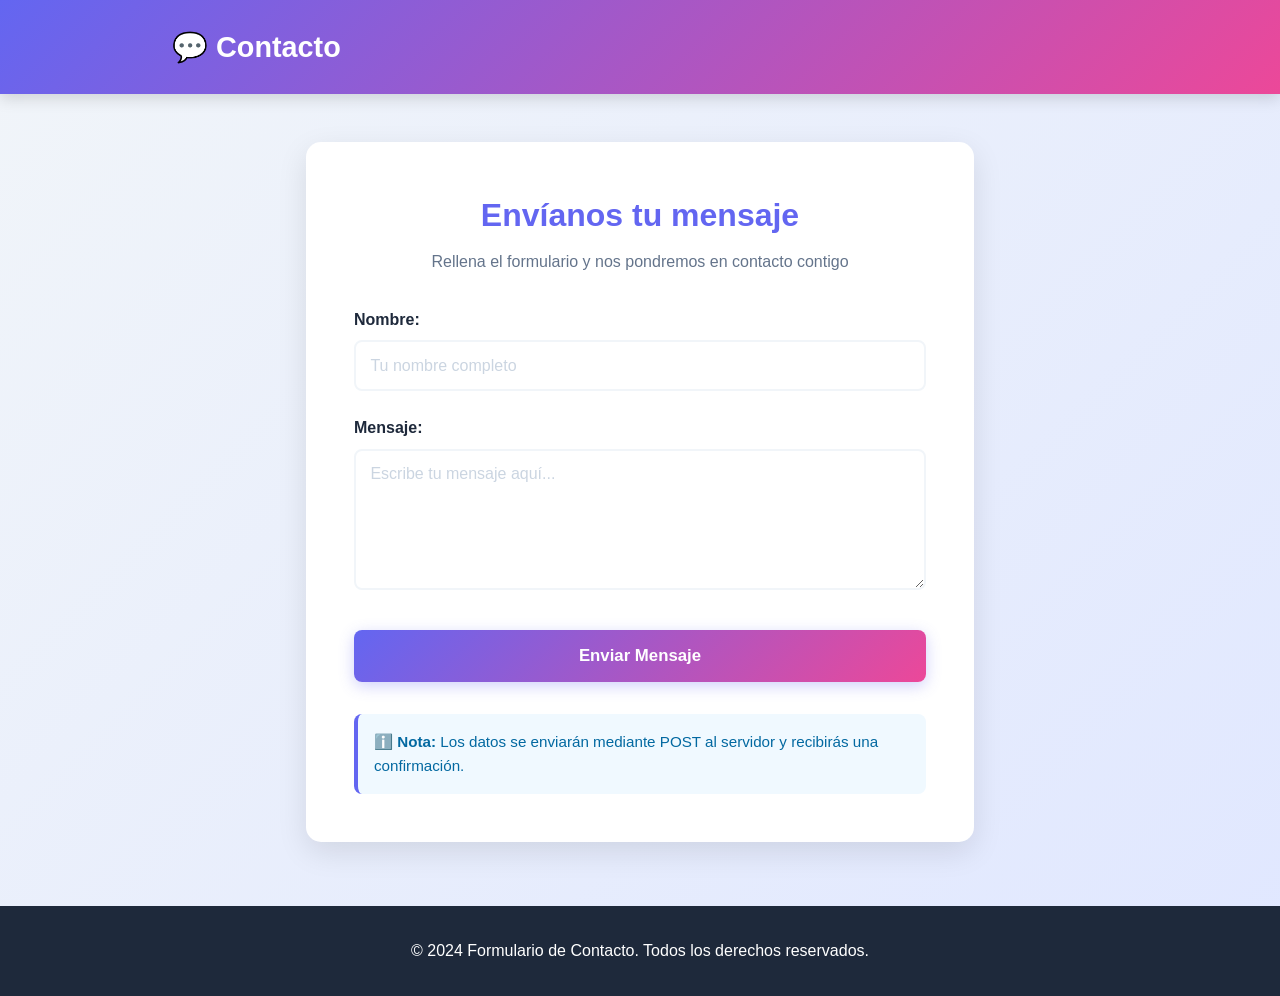
<file: public/index.html>
<!DOCTYPE html>
<html lang="es">
<head>
    <meta charset="UTF-8">
    <meta name="viewport" content="width=device-width, initial-scale=1.0">
    <title>Formulario de Contacto</title>
    <link rel="stylesheet" href="styles.css">
</head>
<body>
    <nav class="navbar">
        <div class="nav-content">
            <h1 class="logo">💬 Contacto</h1>
        </div>
    </nav>

    <main class="container">
        <section class="form-section">
            <h2>Envíanos tu mensaje</h2>
            <p class="subtitle">Rellena el formulario y nos pondremos en contacto contigo</p>

            <!-- Formulario que envía POST a /contacto -->
            <form action="/contacto" method="POST" class="contact-form">
                <div class="form-group">
                    <label for="nombre">Nombre:</label>
                    <input 
                        type="text" 
                        id="nombre" 
                        name="nombre" 
                        placeholder="Tu nombre completo" 
                        required>
                </div>

                <div class="form-group">
                    <label for="mensaje">Mensaje:</label>
                    <textarea 
                        id="mensaje" 
                        name="mensaje" 
                        placeholder="Escribe tu mensaje aquí..." 
                        rows="6" 
                        required></textarea>
                </div>

                <button type="submit" class="btn-submit">Enviar Mensaje</button>
            </form>

            <div class="info-box">
                <p><strong>ℹ️ Nota:</strong> Los datos se enviarán mediante POST al servidor y recibirás una confirmación.</p>
            </div>
        </section>
    </main>

    <footer class="footer">
        <p>&copy; 2024 Formulario de Contacto. Todos los derechos reservados.</p>
    </footer>
</body>
</html>
</file>
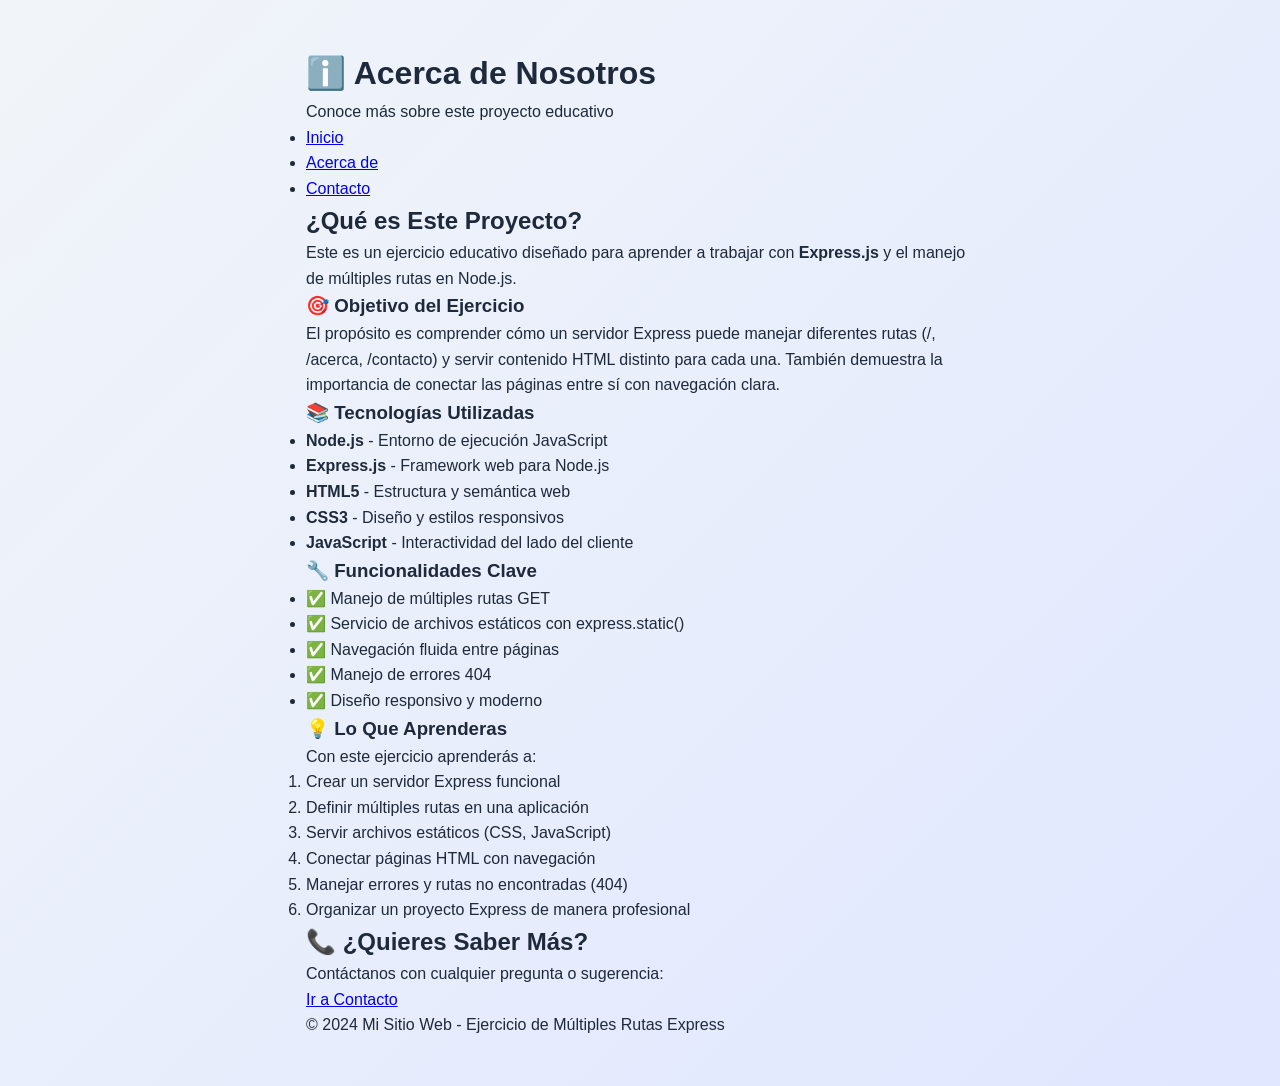
<file: public/acerca.html>
<!DOCTYPE html>
<html lang="es">
<head>
    <meta charset="UTF-8">
    <meta name="viewport" content="width=device-width, initial-scale=1.0">
    <title>Acerca de - Mi Sitio Web</title>
    <link rel="stylesheet" href="styles.css">
</head>
<body>
    <div class="container">
        <header>
            <h1>ℹ️ Acerca de Nosotros</h1>
            <p>Conoce más sobre este proyecto educativo</p>
        </header>

        <nav>
            <ul>
                <li><a href="/">Inicio</a></li>
                <li><a href="/acerca" class="active">Acerca de</a></li>
                <li><a href="/contacto">Contacto</a></li>
            </ul>
        </nav>

        <main>
            <section class="about-hero">
                <h2>¿Qué es Este Proyecto?</h2>
                <p>
                    Este es un ejercicio educativo diseñado para aprender a trabajar con 
                    <strong>Express.js</strong> y el manejo de múltiples rutas en Node.js.
                </p>
            </section>

            <section class="about-content">
                <div class="about-item">
                    <h3>🎯 Objetivo del Ejercicio</h3>
                    <p>
                        El propósito es comprender cómo un servidor Express puede manejar diferentes 
                        rutas (/, /acerca, /contacto) y servir contenido HTML distinto para cada una. 
                        También demuestra la importancia de conectar las páginas entre sí con navegación clara.
                    </p>
                </div>

                <div class="about-item">
                    <h3>📚 Tecnologías Utilizadas</h3>
                    <ul>
                        <li><strong>Node.js</strong> - Entorno de ejecución JavaScript</li>
                        <li><strong>Express.js</strong> - Framework web para Node.js</li>
                        <li><strong>HTML5</strong> - Estructura y semántica web</li>
                        <li><strong>CSS3</strong> - Diseño y estilos responsivos</li>
                        <li><strong>JavaScript</strong> - Interactividad del lado del cliente</li>
                    </ul>
                </div>

                <div class="about-item">
                    <h3>🔧 Funcionalidades Clave</h3>
                    <ul>
                        <li>✅ Manejo de múltiples rutas GET</li>
                        <li>✅ Servicio de archivos estáticos con express.static()</li>
                        <li>✅ Navegación fluida entre páginas</li>
                        <li>✅ Manejo de errores 404</li>
                        <li>✅ Diseño responsivo y moderno</li>
                    </ul>
                </div>

                <div class="about-item">
                    <h3>💡 Lo Que Aprenderas</h3>
                    <p>
                        Con este ejercicio aprenderás a:
                    </p>
                    <ol>
                        <li>Crear un servidor Express funcional</li>
                        <li>Definir múltiples rutas en una aplicación</li>
                        <li>Servir archivos estáticos (CSS, JavaScript)</li>
                        <li>Conectar páginas HTML con navegación</li>
                        <li>Manejar errores y rutas no encontradas (404)</li>
                        <li>Organizar un proyecto Express de manera profesional</li>
                    </ol>
                </div>
            </section>

            <section class="cta">
                <h2>📞 ¿Quieres Saber Más?</h2>
                <p>Contáctanos con cualquier pregunta o sugerencia:</p>
                <a href="/contacto" class="btn btn-primary">Ir a Contacto</a>
            </section>
        </main>

        <footer>
            <p>&copy; 2024 Mi Sitio Web - Ejercicio de Múltiples Rutas Express</p>
        </footer>
    </div>

    <script src="script.js"></script>
</body>
</html>
</file>
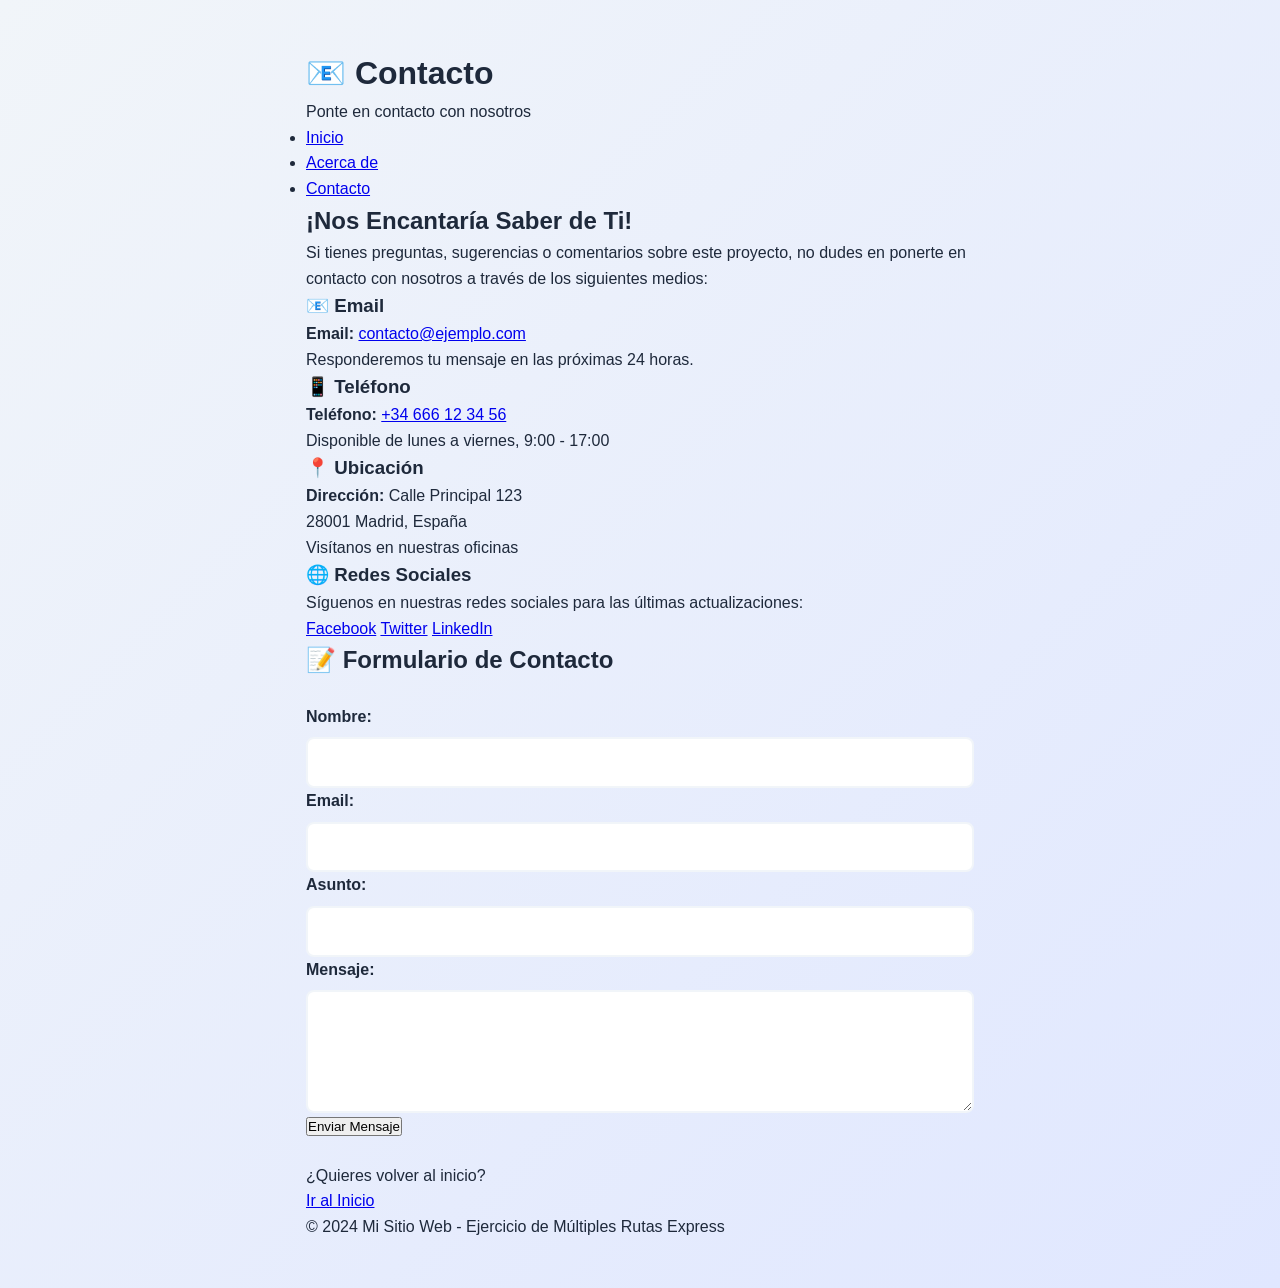
<file: public/contacto.html>
<!DOCTYPE html>
<html lang="es">
<head>
    <meta charset="UTF-8">
    <meta name="viewport" content="width=device-width, initial-scale=1.0">
    <title>Contacto - Mi Sitio Web</title>
    <link rel="stylesheet" href="styles.css">
</head>
<body>
    <div class="container">
        <header>
            <h1>📧 Contacto</h1>
            <p>Ponte en contacto con nosotros</p>
        </header>

        <nav>
            <ul>
                <li><a href="/">Inicio</a></li>
                <li><a href="/acerca">Acerca de</a></li>
                <li><a href="/contacto" class="active">Contacto</a></li>
            </ul>
        </nav>

        <main>
            <section class="contact-intro">
                <h2>¡Nos Encantaría Saber de Ti!</h2>
                <p>
                    Si tienes preguntas, sugerencias o comentarios sobre este proyecto, 
                    no dudes en ponerte en contacto con nosotros a través de los siguientes medios:
                </p>
            </section>

            <section class="contact-methods">
                <div class="contact-card">
                    <h3>📧 Email</h3>
                    <p>
                        <strong>Email:</strong> <a href="mailto:contacto@ejemplo.com">contacto@ejemplo.com</a>
                    </p>
                    <p>Responderemos tu mensaje en las próximas 24 horas.</p>
                </div>

                <div class="contact-card">
                    <h3>📱 Teléfono</h3>
                    <p>
                        <strong>Teléfono:</strong> <a href="tel:+34666123456">+34 666 12 34 56</a>
                    </p>
                    <p>Disponible de lunes a viernes, 9:00 - 17:00</p>
                </div>

                <div class="contact-card">
                    <h3>📍 Ubicación</h3>
                    <p>
                        <strong>Dirección:</strong> Calle Principal 123<br>
                        28001 Madrid, España
                    </p>
                    <p>Visítanos en nuestras oficinas</p>
                </div>

                <div class="contact-card">
                    <h3>🌐 Redes Sociales</h3>
                    <p>
                        Síguenos en nuestras redes sociales para las últimas actualizaciones:
                    </p>
                    <div class="social-links">
                        <a href="#" class="social-btn">Facebook</a>
                        <a href="#" class="social-btn">Twitter</a>
                        <a href="#" class="social-btn">LinkedIn</a>
                    </div>
                </p>
            </section>

            <section class="contact-form">
                <h2>📝 Formulario de Contacto</h2>
                <form id="contactForm">
                    <div class="form-group">
                        <label for="nombre">Nombre:</label>
                        <input type="text" id="nombre" name="nombre" required>
                    </div>

                    <div class="form-group">
                        <label for="email">Email:</label>
                        <input type="email" id="email" name="email" required>
                    </div>

                    <div class="form-group">
                        <label for="asunto">Asunto:</label>
                        <input type="text" id="asunto" name="asunto" required>
                    </div>

                    <div class="form-group">
                        <label for="mensaje">Mensaje:</label>
                        <textarea id="mensaje" name="mensaje" rows="5" required></textarea>
                    </div>

                    <button type="submit" class="btn btn-primary">Enviar Mensaje</button>
                </form>
                <p id="formMessage" class="form-message"></p>
            </section>

            <section class="back-to-home">
                <p>¿Quieres volver al inicio?</p>
                <a href="/" class="btn btn-secondary">Ir al Inicio</a>
            </section>
        </main>

        <footer>
            <p>&copy; 2024 Mi Sitio Web - Ejercicio de Múltiples Rutas Express</p>
        </footer>
    </div>

    <script src="script.js"></script>
</body>
</html>
</file>
<file: public/styles.css>
/* ==================== RESET Y VARIABLES ==================== */
* {
    margin: 0;
    padding: 0;
    box-sizing: border-box;
}

:root {
    --color-primary: #6366f1;
    --color-secondary: #ec4899;
    --color-dark: #1e293b;
    --color-light: #f1f5f9;
    --color-white: #ffffff;
    --color-gray: #64748b;
    --color-success: #10b981;
    --color-error: #e11d48;
    --font-family: 'Segoe UI', Tahoma, Geneva, Verdana, sans-serif;
    --transition: all 0.3s ease;
}

html {
    scroll-behavior: smooth;
}

body {
    font-family: var(--font-family);
    color: var(--color-dark);
    line-height: 1.6;
    background: linear-gradient(135deg, #f1f5f9 0%, #e0e7ff 100%);
    min-height: 100vh;
}

/* ==================== NAVBAR ==================== */
.navbar {
    background: linear-gradient(135deg, var(--color-primary) 0%, var(--color-secondary) 100%);
    padding: 1.5rem 0;
    box-shadow: 0 4px 15px rgba(0, 0, 0, 0.15);
}

.nav-content {
    max-width: 1000px;
    margin: 0 auto;
    padding: 0 2rem;
}

.logo {
    color: var(--color-white);
    font-size: 1.8rem;
    font-weight: bold;
}

/* ==================== MAIN CONTAINER ==================== */
.container {
    max-width: 700px;
    margin: 3rem auto;
    padding: 0 1rem;
}

.form-section {
    background: var(--color-white);
    padding: 3rem;
    border-radius: 15px;
    box-shadow: 0 10px 30px rgba(0, 0, 0, 0.1);
}

.form-section h2 {
    font-size: 2rem;
    color: var(--color-primary);
    margin-bottom: 0.5rem;
    text-align: center;
}

.subtitle {
    text-align: center;
    color: var(--color-gray);
    margin-bottom: 2rem;
    font-size: 1rem;
}

/* ==================== FORMULARIO ==================== */
.contact-form {
    display: flex;
    flex-direction: column;
    gap: 1.5rem;
}

.form-group {
    display: flex;
    flex-direction: column;
}

.form-group label {
    font-weight: 600;
    color: var(--color-dark);
    margin-bottom: 0.5rem;
    font-size: 1rem;
}

.form-group input,
.form-group textarea {
    padding: 0.9rem;
    border: 2px solid var(--color-light);
    border-radius: 8px;
    font-family: var(--font-family);
    font-size: 1rem;
    color: var(--color-dark);
    background-color: var(--color-white);
    transition: var(--transition);
}

.form-group input::placeholder,
.form-group textarea::placeholder {
    color: #cbd5e1;
}

.form-group input:focus,
.form-group textarea:focus {
    outline: none;
    border-color: var(--color-primary);
    box-shadow: 0 0 0 3px rgba(99, 102, 241, 0.1);
    background-color: #f8fafc;
}

/* ==================== BOTÓN SUBMIT ==================== */
.btn-submit {
    padding: 1rem;
    background: linear-gradient(135deg, var(--color-primary) 0%, var(--color-secondary) 100%);
    color: var(--color-white);
    border: none;
    border-radius: 8px;
    font-size: 1.05rem;
    font-weight: 600;
    cursor: pointer;
    transition: var(--transition);
    box-shadow: 0 4px 15px rgba(99, 102, 241, 0.3);
    margin-top: 1rem;
}

.btn-submit:hover {
    transform: translateY(-2px);
    box-shadow: 0 6px 20px rgba(99, 102, 241, 0.4);
}

.btn-submit:active {
    transform: translateY(0);
}

/* ==================== INFO BOX ==================== */
.info-box {
    background: #f0f9ff;
    border-left: 4px solid var(--color-primary);
    padding: 1rem;
    border-radius: 8px;
    margin-top: 2rem;
    color: #0369a1;
    font-size: 0.95rem;
}

/* ==================== FOOTER ==================== */
.footer {
    background: var(--color-dark);
    color: var(--color-white);
    text-align: center;
    padding: 2rem;
    margin-top: 4rem;
}

/* ==================== RESPONSIVE ==================== */
@media (max-width: 600px) {
    .form-section {
        padding: 1.5rem;
    }

    .form-section h2 {
        font-size: 1.5rem;
    }

    .logo {
        font-size: 1.4rem;
    }
}
</file>
